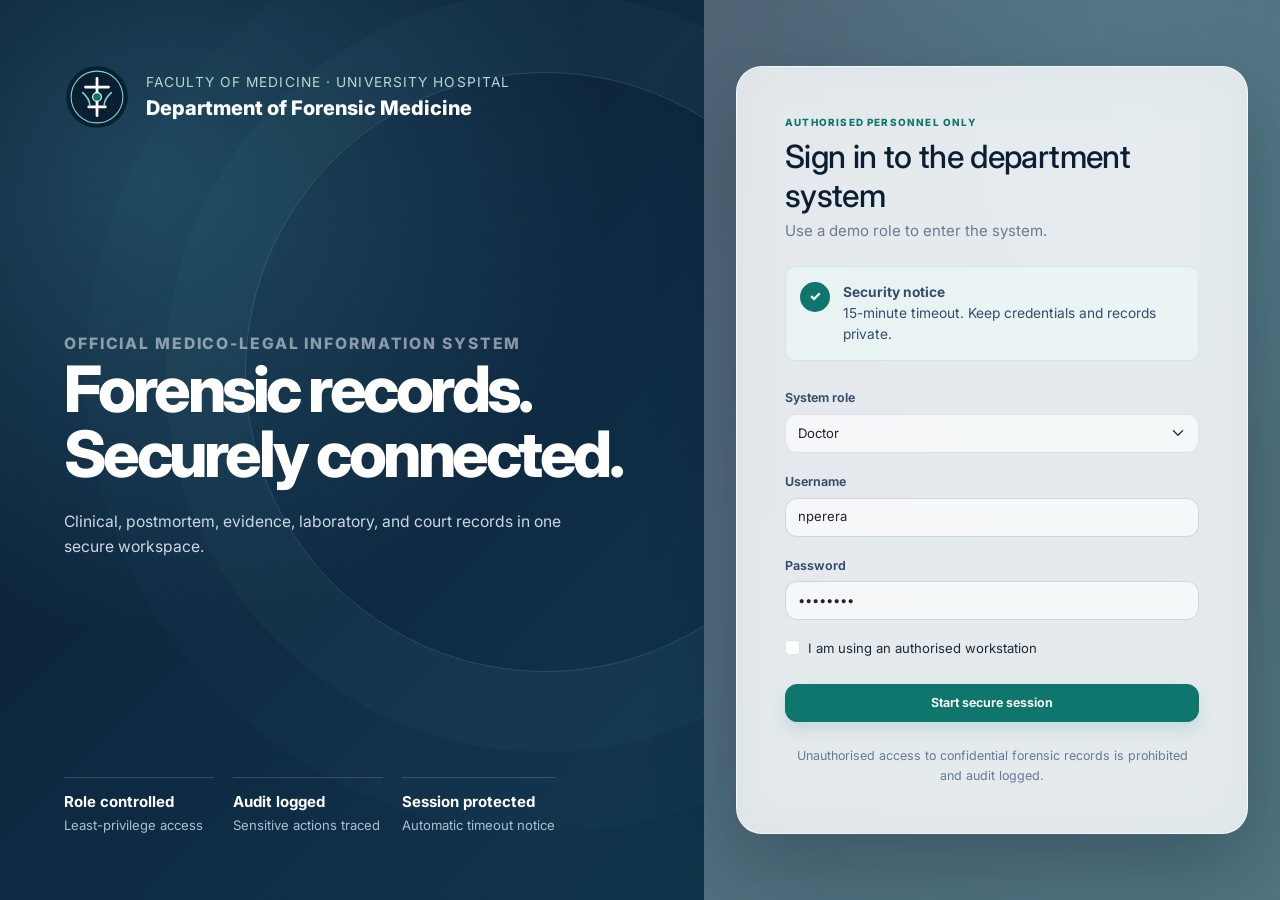
<file: forensic-medicine-frontend/index.html>
<!DOCTYPE html><html lang="en"><head>
<meta charset="UTF-8">
<meta name="viewport" content="width=device-width,initial-scale=1.0">
<meta name="referrer" content="no-referrer">
<link rel="preconnect" href="https://fonts.googleapis.com">
<link rel="preconnect" href="https://fonts.gstatic.com" crossorigin>
<link href="https://fonts.googleapis.com/css2?family=Inter:wght@400;500;600;700;800&family=Source+Sans+3:wght@400;600;700&display=swap" rel="stylesheet">
<link href="https://cdn.jsdelivr.net/npm/bootstrap@5.3.3/dist/css/bootstrap.min.css" rel="stylesheet">
<title>Secure Login | Forensic Medicine Department Database</title><link rel="stylesheet" href="css/styles.css"></head>
<body class="login-page"><div class="login-layout">
<section class="login-hero">
  <div class="letterhead-brand"><img src="assets/logo-mark.svg" alt=""><div><span>Faculty of Medicine · University Hospital</span><strong>Department of Forensic Medicine</strong></div></div>
  <div class="login-copy"><p class="eyebrow text-white-50">Official medico-legal information system</p><h1>Forensic records.<br>Securely connected.</h1><p>Clinical, postmortem, evidence, laboratory, and court records in one secure workspace.</p></div>
  <div class="login-trust-strip"><div class="trust-item"><strong>Role controlled</strong><span>Least-privilege access</span></div><div class="trust-item"><strong>Audit logged</strong><span>Sensitive actions traced</span></div><div class="trust-item"><strong>Session protected</strong><span>Automatic timeout notice</span></div></div>
</section>
<section class="login-panel"><div class="login-card">
  <div class="mb-4"><p class="eyebrow">Authorised personnel only</p><h2 class="mt-2 mb-1">Sign in to the department system</h2><p class="text-muted mb-0">Use a demo role to enter the system.</p></div>
  <div class="security-notice mb-4"><span class="security-shield">✓</span><div><strong>Security notice</strong><br>15-minute timeout. Keep credentials and records private.</div></div>
  <form id="loginForm" class="needs-validation" novalidate autocomplete="off">
    <div class="mb-3"><label class="form-label" for="loginRole">System role</label><select id="loginRole" class="form-select" required><option>Doctor</option><option>JMO</option><option>Lab Technician</option><option>Clerical Officer</option><option>Admin</option></select></div>
    <div class="mb-3"><label class="form-label" for="username">Username</label><input id="username" class="form-control" required autocomplete="off"></div>
    <div class="mb-3"><label class="form-label" for="password">Password</label><input id="password" type="password" class="form-control" required minlength="8" autocomplete="new-password"></div>
    <div class="form-check mb-4"><input class="form-check-input" type="checkbox" id="confirmPrivate"><label class="form-check-label small" for="confirmPrivate">I am using an authorised workstation</label></div>
    <button class="btn btn-primary w-100" type="submit">Start secure session</button>
  </form><p class="login-footer-note mt-4 mb-0">Unauthorised access to confidential forensic records is prohibited and audit logged.</p>
</div></section></div>
<script src="https://cdn.jsdelivr.net/npm/bootstrap@5.3.3/dist/js/bootstrap.bundle.min.js"></script><script src="js/auth.js"></script></body></html>
</file>
<file: forensic-medicine-frontend/css/styles.css>
:root {
  --navy-950:#071625;--navy-900:#0b1f33;--navy-800:#13324d;--slate-700:#334e68;--slate-600:#486581;--slate-500:#627d98;
  --slate-300:#bcccdc;--slate-200:#d9e2ec;--slate-100:#eef3f7;--slate-50:#f7f9fb;--teal-700:#0f766e;--teal-600:#128277;
  --teal-500:#15998b;--teal-100:#d9f3ef;--teal-50:#edf9f7;--amber-700:#b45309;--amber-600:#d97706;--amber-100:#fef3c7;
  --red-700:#9f1d20;--red-600:#b42318;--red-100:#fee4e2;--green-700:#157347;--green-100:#dcfce7;--ink:#1f2933;--muted:#6b7c8f;
  --white:#fff;--sidebar-width:286px;--topbar-height:86px;--radius-md:14px;--shadow-sm:0 8px 24px rgba(7,22,37,.06);--shadow-md:0 18px 50px rgba(7,22,37,.12);
}
*{box-sizing:border-box}html{scroll-behavior:smooth}body{margin:0;color:var(--ink);background:var(--slate-50);font-family:Inter,"Source Sans 3","Segoe UI",Arial,sans-serif;font-size:15px;line-height:1.55}
a{color:var(--teal-700)}h1,h2,h3,h4,h5,h6{color:var(--navy-900);letter-spacing:-.02em}.eyebrow{margin:0;color:var(--teal-700);font-size:.72rem;font-weight:800;letter-spacing:.14em;text-transform:uppercase}
.text-muted{color:var(--muted)!important}.form-control,.form-select{border-color:var(--slate-300);border-radius:9px;min-height:42px}.form-control:focus,.form-select:focus{border-color:var(--teal-600);box-shadow:0 0 0 .2rem rgba(18,130,119,.13)}
.form-label{color:var(--slate-700);font-weight:650;margin-bottom:.4rem}.btn{border-radius:9px;font-weight:650;min-height:40px;padding:.55rem .95rem}.btn-primary{--bs-btn-bg:var(--teal-700);--bs-btn-border-color:var(--teal-700);--bs-btn-hover-bg:#0d655f;--bs-btn-hover-border-color:#0d655f}
.btn-outline-primary{--bs-btn-color:var(--teal-700);--bs-btn-border-color:var(--teal-700);--bs-btn-hover-bg:var(--teal-700);--bs-btn-hover-border-color:var(--teal-700)}.btn-official{background:var(--navy-900);color:#fff;border-color:var(--navy-900)}.btn-official:hover{background:var(--navy-800);color:#fff}

/* Login */
.login-page{min-height:100vh;background:linear-gradient(115deg,rgba(7,22,37,.97),rgba(11,31,51,.88)),radial-gradient(circle at 80% 20%,rgba(21,153,139,.28),transparent 35%)}
.login-layout{display:grid;grid-template-columns:1.1fr .9fr;min-height:100vh}.login-hero{position:relative;display:flex;flex-direction:column;justify-content:space-between;padding:clamp(2rem,5vw,5.5rem);color:#fff;overflow:hidden}
.login-hero:after{content:"";position:absolute;inset:8% -20% auto auto;width:600px;height:600px;border:1px solid rgba(125,211,199,.2);border-radius:50%;box-shadow:0 0 0 80px rgba(125,211,199,.03),0 0 0 160px rgba(125,211,199,.02)}
.letterhead-brand{position:relative;z-index:1;display:flex;gap:1rem;align-items:center}.letterhead-brand img{width:66px;height:66px}.letterhead-brand strong{display:block;font-family:Georgia,serif;font-size:1.25rem}.letterhead-brand span{color:#b8d6d1;font-size:.86rem;letter-spacing:.08em;text-transform:uppercase}
.login-copy{position:relative;z-index:1;max-width:680px}.login-copy h1{color:#fff;font-family:Georgia,"Times New Roman",serif;font-size:clamp(2.5rem,6vw,5.2rem);line-height:1.02;margin-bottom:1.5rem}.login-copy p{max-width:600px;color:#cbd8e4;font-size:1.08rem}
.login-trust-strip{display:flex;gap:1.2rem;flex-wrap:wrap;position:relative;z-index:1}.trust-item{border-top:1px solid rgba(255,255,255,.16);padding-top:.75rem;min-width:150px}.trust-item strong{display:block;color:#fff}.trust-item span{color:#aac0d2;font-size:.82rem}
.login-panel{display:grid;place-items:center;padding:2rem;background:#f6f8fa}.login-card{width:min(100%,520px);background:#fff;border:1px solid var(--slate-200);border-radius:20px;padding:clamp(1.6rem,4vw,3rem);box-shadow:var(--shadow-md)}
.security-notice{display:flex;gap:.8rem;padding:.9rem;border-radius:10px;background:var(--teal-50);color:var(--slate-700);font-size:.86rem}.security-shield{display:grid;place-items:center;flex:0 0 auto;width:30px;height:30px;border-radius:50%;background:var(--teal-700);color:#fff;font-weight:800}.login-footer-note{color:var(--slate-500);font-size:.78rem;text-align:center}

/* Shell */
.sidebar{position:fixed;z-index:1040;inset:0 auto 0 0;width:var(--sidebar-width);display:flex;flex-direction:column;color:#dbe7f0;background:linear-gradient(180deg,rgba(11,31,51,.98),rgba(7,22,37,.99));border-right:1px solid rgba(255,255,255,.08)}
.sidebar-brand{display:flex;gap:.85rem;align-items:center;padding:1.45rem 1.2rem 1.1rem}.brand-mark{width:48px;height:48px}.sidebar-brand strong{display:block;color:#fff;font-family:Georgia,serif;font-size:1rem}.sidebar-brand small{display:block;color:#9db2c3;font-size:.72rem}.brand-kicker{display:block;color:#79c8bd;font-size:.63rem;letter-spacing:.12em;text-transform:uppercase}
.security-classification{display:flex;align-items:center;gap:.5rem;margin:0 1rem .9rem;padding:.65rem .75rem;border:1px solid rgba(125,211,199,.18);border-radius:8px;color:#b9d1dc;background:rgba(15,118,110,.1);font-size:.73rem;text-transform:uppercase;letter-spacing:.05em}
.security-dot{width:8px;height:8px;border-radius:50%;background:#6ee7b7;box-shadow:0 0 0 4px rgba(110,231,183,.1)}.sidebar-nav{overflow-y:auto;padding:.3rem .7rem 1rem}.nav-entry{display:flex;align-items:center;gap:.8rem;color:#c8d5e0;text-decoration:none;border-radius:9px;margin:.15rem 0;padding:.72rem .8rem;font-size:.88rem;font-weight:560;transition:.18s ease}
.nav-entry:hover{background:rgba(255,255,255,.06);color:#fff}.nav-entry.active{color:#fff;background:linear-gradient(90deg,rgba(21,153,139,.34),rgba(21,153,139,.12));box-shadow:inset 3px 0 0 #62d2c4}
.nav-icon{display:grid;place-items:center;width:29px;height:29px;border:1px solid rgba(255,255,255,.14);border-radius:7px;color:#8fe0d4;font-size:.68rem;font-weight:800}.sidebar-footer{margin-top:auto;padding:1rem;border-top:1px solid rgba(255,255,255,.07)}
.department-chip{margin-bottom:.8rem}.department-chip span{display:block;color:#7993a8;font-size:.65rem;letter-spacing:.1em;text-transform:uppercase}.department-chip strong{color:#dbe7f0;font-size:.82rem}.sidebar-logout{width:100%;border:1px solid rgba(255,255,255,.16);border-radius:8px;padding:.65rem;color:#dbe7f0;background:transparent}
.main-panel{margin-left:var(--sidebar-width);min-height:100vh}.topbar{position:sticky;z-index:1020;top:0;min-height:var(--topbar-height);display:flex;justify-content:space-between;align-items:center;gap:1rem;padding:.9rem 1.5rem;background:rgba(255,255,255,.94);backdrop-filter:blur(12px);border-bottom:1px solid var(--slate-200)}
.topbar-left{display:flex;align-items:center;gap:.9rem}.topbar-left h1{margin:.1rem 0 0;font-size:1.32rem;font-weight:750}.mobile-menu-button{display:none;width:42px;height:42px;border:1px solid var(--slate-200);border-radius:9px;background:#fff}
.topbar-actions{display:flex;align-items:center;gap:.8rem}.session-timer{display:flex;align-items:center;gap:.45rem;color:var(--slate-600);font-size:.78rem}.session-pulse{width:8px;height:8px;border-radius:50%;background:var(--teal-500);box-shadow:0 0 0 4px var(--teal-100)}
.role-switcher{display:flex;align-items:center;gap:.45rem}.role-switcher label{color:var(--slate-500);font-size:.72rem}.role-switcher .form-select{min-height:34px;width:150px}.profile-button{display:flex;align-items:center;gap:.65rem;border:1px solid var(--slate-200);background:#fff;border-radius:11px;padding:.45rem .6rem}
.profile-avatar{display:grid;place-items:center;width:35px;height:35px;border-radius:50%;color:#fff;background:var(--navy-900);font-size:.74rem;font-weight:800}.profile-copy{text-align:left;line-height:1.2}.profile-copy strong{display:block;color:var(--navy-900);font-size:.8rem}.profile-copy small{color:var(--slate-500);font-size:.7rem}
.content-area{padding:1.5rem}.sidebar-scrim{display:none}

.page-heading{display:flex;justify-content:space-between;align-items:flex-end;gap:1rem;margin-bottom:1.25rem}.page-heading h2{margin:.15rem 0;font-size:1.7rem}.page-heading p{margin:0;color:var(--muted);max-width:760px}
.official-card{background:#fff;border:1px solid var(--slate-200);border-radius:var(--radius-md);box-shadow:var(--shadow-sm)}.official-card .card-header{background:transparent;border-bottom:1px solid var(--slate-200);padding:1rem 1.15rem}.official-card .card-body{padding:1.15rem}
.card-title-row{display:flex;align-items:center;justify-content:space-between;gap:1rem}.card-title-row h3,.card-title-row h4{margin:0;font-size:1rem}.section-heading{font-size:1rem;font-weight:750;margin-bottom:1rem}
.metric-card{position:relative;min-height:142px;overflow:hidden;padding:1.05rem;background:#fff;border:1px solid var(--slate-200);border-radius:14px;box-shadow:var(--shadow-sm)}.metric-card:after{content:"";position:absolute;width:90px;height:90px;right:-28px;top:-28px;border-radius:50%;background:var(--teal-50)}
.metric-card.warning:after{background:var(--amber-100)}.metric-card.danger:after{background:var(--red-100)}.metric-card p{margin:0;color:var(--slate-500);font-size:.78rem;font-weight:700;letter-spacing:.04em;text-transform:uppercase}.metric-card strong{display:block;color:var(--navy-900);font-size:2rem;margin-top:.35rem}
.metric-meta{display:flex;align-items:center;gap:.4rem;color:var(--slate-500);font-size:.75rem;margin-top:.6rem}.metric-icon{position:absolute;z-index:1;right:1rem;top:1rem;display:grid;place-items:center;width:40px;height:40px;border-radius:12px;color:var(--teal-700);background:var(--teal-100);font-weight:800}.warning .metric-icon{color:var(--amber-700);background:var(--amber-100)}.danger .metric-icon{color:var(--red-700);background:var(--red-100)}
.alert-strip{display:flex;align-items:center;justify-content:space-between;gap:1rem;margin-bottom:1rem;padding:.9rem 1rem;border-left:4px solid var(--amber-600);border-radius:9px;background:var(--amber-100)}.alert-strip strong{color:#7c3f06}.alert-strip span{color:#80500d;font-size:.86rem}
.table{--bs-table-bg:transparent;margin-bottom:0}.table thead th{color:var(--slate-600);background:var(--slate-50);border-bottom-color:var(--slate-200);font-size:.72rem;letter-spacing:.05em;text-transform:uppercase;white-space:nowrap}.table tbody td{color:#34495e;border-bottom-color:var(--slate-100);vertical-align:middle}.table tbody tr:hover{background:#fbfcfd}.empty-state{padding:2.5rem!important;color:var(--slate-500)!important;text-align:center}
.case-seal{display:inline-flex;align-items:center;justify-content:center;min-height:28px;padding:.25rem .6rem;border:1px double currentColor;border-radius:999px;font-size:.7rem;font-weight:800;letter-spacing:.04em;text-transform:uppercase;background:#fff}.status-success{color:var(--green-700);background:var(--green-100)}.status-warning{color:var(--amber-700);background:var(--amber-100)}.status-danger{color:var(--red-700);background:var(--red-100)}.status-neutral{color:var(--slate-600);background:var(--slate-100)}
.filter-bar{display:flex;align-items:end;gap:.75rem;flex-wrap:wrap;padding:1rem;background:#fff;border:1px solid var(--slate-200);border-radius:12px;margin-bottom:1rem}.filter-field{min-width:170px;flex:1 1 170px}.filter-bar label{display:block;color:var(--slate-500);font-size:.7rem;font-weight:750;letter-spacing:.05em;text-transform:uppercase;margin-bottom:.32rem}.search-control{position:relative}.search-control input{padding-left:2.25rem}.search-control:before{content:"⌕";position:absolute;z-index:2;left:.8rem;bottom:.55rem;color:var(--slate-500);font-size:1.1rem}
.record-id{color:var(--teal-700);font-family:"SFMono-Regular",Consolas,monospace;font-weight:750}.mono{font-family:"SFMono-Regular",Consolas,monospace}
.timeline{position:relative;margin:0;padding:0 0 0 1.8rem;list-style:none}.timeline:before{content:"";position:absolute;left:.55rem;top:.3rem;bottom:.3rem;width:2px;background:var(--slate-200)}.timeline-item{position:relative;padding:0 0 1.2rem .45rem}.timeline-item:before{content:"";position:absolute;left:-1.62rem;top:.24rem;width:12px;height:12px;border:3px solid #fff;border-radius:50%;background:var(--teal-600);box-shadow:0 0 0 2px var(--teal-100)}.timeline-item:last-child{padding-bottom:0}.timeline-item strong{display:block;color:var(--navy-900);font-size:.86rem}.timeline-item span{color:var(--slate-500);font-size:.76rem}
.step-tracker{display:grid;grid-template-columns:repeat(4,1fr);gap:.5rem}.step{padding:.8rem;border:1px solid var(--slate-200);border-radius:9px;background:#fff}.step.done{border-color:#a7e3da;background:var(--teal-50)}.step.current{border-color:#f2c96d;background:#fffbeb}.step small{display:block;color:var(--slate-500)}.step strong{color:var(--navy-900);font-size:.82rem}
.body-selector{display:grid;grid-template-columns:260px 1fr;gap:1.25rem;align-items:start}.body-map{padding:1rem;border:1px solid var(--slate-200);border-radius:14px;background:linear-gradient(#fff,#f7fafc)}.body-map svg{width:100%;height:470px}.body-region{cursor:pointer;fill:#d8e2ea;stroke:#486581;stroke-width:2;transition:.16s ease}.body-region:hover,.body-region.selected{fill:#9de0d7;stroke:#0f766e;filter:drop-shadow(0 3px 4px rgba(15,118,110,.15))}.body-map-legend{color:var(--slate-500);font-size:.74rem;text-align:center}
.official-modal{border:0;border-radius:16px;overflow:hidden}.official-modal .modal-header{border-bottom-color:var(--slate-200);background:var(--slate-50)}.official-modal .modal-footer{border-top-color:var(--slate-200)}.qr-frame{display:inline-block;padding:1rem;background:#fff;border:8px double var(--navy-900);border-radius:12px}.qr-frame img,.qr-frame canvas{display:block}
.toast-dot{width:10px;height:10px;border-radius:50%;margin-right:.5rem}.toast-success{background:var(--green-700)}.toast-warning{background:var(--amber-600)}.toast-danger{background:var(--red-600)}
.report-paper{position:relative;min-height:900px;padding:3.2rem 3.6rem;background:#fff;border:1px solid #cbd5df;box-shadow:0 20px 50px rgba(7,22,37,.14);font-family:Georgia,"Times New Roman",serif}.report-watermark{position:absolute;inset:47% auto auto 50%;transform:translate(-50%,-50%) rotate(-28deg);color:rgba(11,31,51,.045);font-size:5rem;font-weight:800;white-space:nowrap}.report-letterhead{display:grid;grid-template-columns:72px 1fr 72px;align-items:center;gap:1rem;padding-bottom:1rem;border-bottom:4px double var(--navy-900);text-align:center}.report-letterhead img{width:68px}.report-letterhead h2{font-family:Georgia,serif;font-size:1.25rem;margin:0}.report-letterhead p{margin:.15rem 0 0;font-size:.82rem}.letterhead-seal{width:66px;height:66px;display:grid;place-items:center;border:3px double var(--navy-900);border-radius:50%;font-size:.58rem;font-weight:800;text-align:center}
.report-title{margin:1.5rem 0;text-align:center;text-transform:uppercase;text-decoration:underline;font-size:1.15rem;letter-spacing:.08em}.report-grid{display:grid;grid-template-columns:1fr 1fr;gap:.55rem 1.4rem;font-size:.9rem}.report-field{display:flex;gap:.4rem;border-bottom:1px dotted #777;padding:.25rem 0}.report-field strong{min-width:130px}.report-section{margin-top:1.4rem}.report-section h4{color:#111;font-size:.95rem;text-transform:uppercase;letter-spacing:.05em;border-bottom:1px solid #111;padding-bottom:.3rem}.report-section p{font-size:.92rem;text-align:justify}.signature-row{display:flex;justify-content:space-between;align-items:flex-end;margin-top:4rem}.signature-block{width:230px;border-top:1px solid #111;padding-top:.4rem;text-align:center;font-size:.8rem}
.permission-table td,.permission-table th{text-align:center}.permission-table td:first-child,.permission-table th:first-child{text-align:left}.permission-select{min-width:105px}.audit-flag{display:inline-flex;align-items:center;gap:.35rem;padding:.2rem .5rem;border-radius:999px;color:var(--red-700);background:var(--red-100);font-size:.68rem;font-weight:800}.audit-safe{color:var(--slate-500);font-size:.72rem}
.code-diff{min-height:170px;padding:.85rem;border-radius:10px;color:#dce7ef;background:#0d2032;font-family:"SFMono-Regular",Consolas,monospace;font-size:.75rem;overflow:auto;white-space:pre-wrap}.diff-before{border-left:4px solid #db6b63}.diff-after{border-left:4px solid #49b7a9}
.stat-inline{display:flex;gap:1rem;flex-wrap:wrap}.stat-pill{flex:1 1 140px;padding:.8rem;border:1px solid var(--slate-200);border-radius:10px;background:var(--slate-50)}.stat-pill span{display:block;color:var(--slate-500);font-size:.72rem;text-transform:uppercase;letter-spacing:.04em}.stat-pill strong{color:var(--navy-900);font-size:1.35rem}
.public-trace-page{min-height:100vh;background:#eef3f7}.public-header{background:var(--navy-900);color:#fff;border-bottom:5px solid var(--teal-600)}.public-header-inner{width:min(1100px,calc(100% - 2rem));margin:auto;display:flex;align-items:center;justify-content:space-between;gap:1rem;padding:1rem 0}.public-brand{display:flex;gap:.8rem;align-items:center}.public-brand img{width:54px;height:54px}.public-brand strong{display:block;font-family:Georgia,serif}.public-brand span{color:#a8c1d3;font-size:.76rem}.readonly-chip{padding:.45rem .7rem;border:1px solid rgba(255,255,255,.25);border-radius:999px;color:#bdebe4;font-size:.72rem;text-transform:uppercase;letter-spacing:.08em}.trace-container{width:min(1100px,calc(100% - 2rem));margin:2rem auto}
@media(max-width:1199px){.role-switcher,.session-timer{display:none}.body-selector{grid-template-columns:220px 1fr}}@media(max-width:991px){.sidebar{transform:translateX(-100%);transition:transform .22s ease}.sidebar.open{transform:translateX(0)}.main-panel{margin-left:0}.mobile-menu-button{display:inline-grid;place-items:center}.sidebar-scrim{position:fixed;z-index:1030;inset:0;background:rgba(5,15,25,.52)}.sidebar-scrim.show{display:block}.login-layout{grid-template-columns:1fr}.login-hero{min-height:46vh}.step-tracker{grid-template-columns:repeat(2,1fr)}}@media(max-width:767px){.content-area{padding:1rem}.topbar{padding:.75rem 1rem;min-height:74px}.topbar-left h1{font-size:1.08rem}.profile-copy{display:none}.page-heading{align-items:stretch;flex-direction:column}.body-selector{grid-template-columns:1fr}.body-map svg{height:380px}.report-paper{padding:1.4rem;min-height:0}.report-letterhead{grid-template-columns:54px 1fr}.letterhead-seal{display:none}.report-grid{grid-template-columns:1fr}.login-trust-strip{display:none}.filter-bar{align-items:stretch}}@media(max-width:520px){.profile-button{padding:.35rem}.page-heading h2{font-size:1.35rem}.step-tracker{grid-template-columns:1fr}}


/* Glass redesign v2 */
:root{
  --sidebar-width:248px;
  --topbar-height:76px;
  --radius-md:20px;
  --glass-bg:rgba(255,255,255,.68);
  --glass-bg-strong:rgba(255,255,255,.84);
  --glass-border:rgba(255,255,255,.74);
  --glass-shadow:0 18px 45px rgba(36,65,93,.10);
  --glass-shadow-soft:0 10px 28px rgba(36,65,93,.075);
}
body:not(.login-page):not(.public-trace-page){
  min-height:100vh;
  background:
    radial-gradient(circle at 10% 8%,rgba(95,170,207,.20),transparent 32%),
    radial-gradient(circle at 92% 6%,rgba(91,193,176,.16),transparent 30%),
    radial-gradient(circle at 75% 90%,rgba(132,151,224,.12),transparent 36%),
    linear-gradient(135deg,#edf4fa 0%,#f5f8fb 48%,#edf7f5 100%);
  background-attachment:fixed;
}
body:not(.login-page):not(.public-trace-page)::before,
body:not(.login-page):not(.public-trace-page)::after{
  content:"";position:fixed;z-index:-1;border-radius:999px;filter:blur(2px);pointer-events:none;
}
body:not(.login-page):not(.public-trace-page)::before{width:260px;height:260px;left:20%;top:12%;background:rgba(255,255,255,.28)}
body:not(.login-page):not(.public-trace-page)::after{width:320px;height:320px;right:4%;bottom:4%;background:rgba(84,164,176,.08)}

/* Shell */
.sidebar{
  top:14px;bottom:14px;left:14px;height:auto;width:var(--sidebar-width);
  color:var(--slate-700);
  background:rgba(248,251,253,.76);
  -webkit-backdrop-filter:blur(24px) saturate(145%);backdrop-filter:blur(24px) saturate(145%);
  border:1px solid var(--glass-border);border-radius:24px;
  box-shadow:var(--glass-shadow);
  overflow:hidden;
}
.sidebar-brand{padding:1.15rem 1rem .8rem}.brand-mark{width:42px;height:42px;filter:drop-shadow(0 8px 14px rgba(11,31,51,.12))}
.sidebar-brand strong{color:var(--navy-900);font-family:Inter,"Segoe UI",sans-serif;font-size:.93rem;font-weight:800}
.sidebar-brand small{color:var(--slate-500);font-size:.68rem}.brand-kicker{color:var(--teal-700);font-size:.58rem;font-weight:800}
.security-classification{margin:0 .85rem .65rem;padding:.48rem .65rem;border-color:rgba(15,118,110,.12);border-radius:12px;color:var(--teal-700);background:rgba(217,243,239,.54);font-size:.64rem;font-weight:750}
.security-dot{width:7px;height:7px;background:var(--teal-500);box-shadow:0 0 0 4px rgba(21,153,139,.10)}
.sidebar-nav{padding:.15rem .65rem .85rem}.nav-entry{gap:.68rem;color:var(--slate-600);border-radius:13px;margin:.12rem 0;padding:.58rem .65rem;font-size:.81rem;font-weight:650}
.nav-entry:hover{color:var(--navy-900);background:rgba(255,255,255,.7);box-shadow:0 6px 18px rgba(50,76,99,.06)}
.nav-entry.active{color:var(--navy-900);background:linear-gradient(135deg,rgba(255,255,255,.92),rgba(221,243,240,.82));box-shadow:0 10px 24px rgba(51,87,108,.10),inset 0 0 0 1px rgba(255,255,255,.84)}
.nav-entry.active::before{content:"";width:3px;height:22px;border-radius:99px;background:linear-gradient(var(--teal-500),var(--navy-800));margin-left:-.28rem}
.nav-icon{width:31px;height:31px;border:1px solid rgba(72,101,129,.10);border-radius:10px;color:var(--navy-800);background:rgba(255,255,255,.64);font-size:0;box-shadow:inset 0 1px 0 rgba(255,255,255,.8)}
.nav-icon svg{width:16px;height:16px;stroke:currentColor;stroke-width:1.8;fill:none;stroke-linecap:round;stroke-linejoin:round}
.sidebar-footer{padding:.85rem;border-top:1px solid rgba(72,101,129,.08)}.department-chip{margin-bottom:.6rem}.department-chip span{color:var(--slate-500);font-size:.58rem}.department-chip strong{color:var(--navy-900);font-size:.74rem}
.sidebar-logout{border-color:rgba(72,101,129,.12);border-radius:12px;padding:.55rem;color:var(--slate-600);background:rgba(255,255,255,.58);font-size:.78rem;font-weight:700}.sidebar-logout:hover{color:var(--navy-900);background:#fff}
.main-panel{margin-left:calc(var(--sidebar-width) + 28px);padding-top:1px}
.topbar{top:14px;margin:13px 18px 0;min-height:var(--topbar-height);padding:.72rem 1rem;background:rgba(255,255,255,.68);-webkit-backdrop-filter:blur(22px) saturate(145%);backdrop-filter:blur(22px) saturate(145%);border:1px solid var(--glass-border);border-radius:20px;box-shadow:var(--glass-shadow-soft)}
.topbar-left h1{margin:.05rem 0 0;font-size:1.15rem;font-weight:800}.eyebrow{font-size:.62rem;letter-spacing:.12em}
.mobile-menu-button{border-color:rgba(72,101,129,.12);border-radius:12px;background:rgba(255,255,255,.7)}
.topbar-actions{gap:.55rem}.session-timer{padding:.42rem .62rem;border-radius:999px;background:rgba(255,255,255,.56);font-size:.7rem}.session-pulse{width:7px;height:7px}
.role-switcher{padding:.28rem .35rem .28rem .55rem;border:1px solid rgba(72,101,129,.10);border-radius:13px;background:rgba(255,255,255,.52)}.role-switcher label{font-size:.64rem}.role-switcher .form-select{min-height:31px;width:135px;border:0;background-color:transparent;font-size:.72rem;box-shadow:none}
.profile-button{gap:.55rem;border-color:rgba(72,101,129,.10);background:rgba(255,255,255,.68);border-radius:14px;padding:.38rem .5rem;box-shadow:inset 0 1px 0 rgba(255,255,255,.8)}
.profile-avatar{width:33px;height:33px;background:linear-gradient(145deg,var(--navy-900),var(--teal-700));font-size:.67rem}.profile-copy strong{font-size:.75rem}.profile-copy small{font-size:.64rem}
.content-area{padding:1.25rem 1.15rem 2rem}

/* General glass components */
.page-heading{align-items:center;margin:.2rem 0 1rem;padding:.35rem .25rem}.page-heading h2{margin:.08rem 0;font-size:1.48rem;font-weight:800}.page-heading p:not(.eyebrow){max-width:54ch;font-size:.84rem;line-height:1.4}.page-heading>div:last-child,.page-heading>.d-flex{flex-wrap:wrap}
.official-card,.metric-card,.filter-bar,.stat-pill,.step,.body-map{
  background:var(--glass-bg);border:1px solid var(--glass-border);
  -webkit-backdrop-filter:blur(18px) saturate(135%);backdrop-filter:blur(18px) saturate(135%);
  box-shadow:var(--glass-shadow-soft);
}
.official-card{border-radius:20px;overflow:hidden}.official-card .card-header{padding:.82rem 1rem;border-bottom:1px solid rgba(72,101,129,.08);background:rgba(255,255,255,.22)}.official-card .card-body{padding:1rem}.card-title-row h3,.card-title-row h4{font-size:.9rem;font-weight:800}.card-title-row .small{font-size:.68rem}
.metric-card{min-height:126px;padding:.95rem;border-radius:19px;transition:transform .18s ease,box-shadow .18s ease}.metric-card:hover{transform:translateY(-2px);box-shadow:0 18px 34px rgba(36,65,93,.12)}
.metric-card::before{content:"";position:absolute;inset:auto -22px -34px auto;width:105px;height:105px;border-radius:50%;background:radial-gradient(circle,rgba(21,153,139,.16),rgba(21,153,139,0) 70%)}
.metric-card:after{width:72px;height:72px;right:-22px;top:-22px;background:rgba(217,243,239,.52)}.metric-card.warning:after{background:rgba(254,243,199,.66)}.metric-card.danger:after{background:rgba(254,228,226,.62)}
.metric-card p{font-size:.68rem;letter-spacing:.055em}.metric-card strong{font-size:1.8rem;margin-top:.28rem}.metric-meta{font-size:.7rem;margin-top:.42rem}.metric-icon{right:.85rem;top:.82rem;width:36px;height:36px;border-radius:11px;background:rgba(217,243,239,.72);font-size:.65rem}
.alert-strip{padding:.72rem .9rem;border-left:0;border:1px solid rgba(217,119,6,.15);border-radius:15px;background:rgba(254,243,199,.68);-webkit-backdrop-filter:blur(16px);backdrop-filter:blur(16px);box-shadow:var(--glass-shadow-soft)}.alert-strip strong,.alert-strip span{font-size:.78rem}.alert-strip .btn{min-height:34px;padding:.35rem .7rem}
.filter-bar{padding:.75rem;border-radius:17px;margin-bottom:1rem}.filter-bar label{font-size:.61rem}.filter-field{min-width:145px;flex-basis:145px}
.form-control,.form-select{min-height:39px;border-color:rgba(72,101,129,.14);border-radius:12px;background-color:rgba(255,255,255,.64);font-size:.82rem}.form-control:focus,.form-select:focus{background-color:rgba(255,255,255,.92)}.form-label{font-size:.78rem}
.btn{min-height:38px;border-radius:12px;font-size:.78rem;padding:.5rem .82rem}.btn-sm{min-height:32px;border-radius:10px;font-size:.7rem}.btn-primary{box-shadow:0 8px 16px rgba(15,118,110,.14)}.btn-official{background:linear-gradient(145deg,var(--navy-900),var(--navy-800));box-shadow:0 8px 18px rgba(11,31,51,.15)}
.table thead th{padding:.72rem .85rem;background:rgba(238,243,247,.46);border-bottom-color:rgba(72,101,129,.08);font-size:.63rem}.table tbody td{padding:.76rem .85rem;border-bottom-color:rgba(72,101,129,.065);font-size:.78rem}.table tbody tr:hover{background:rgba(255,255,255,.42)}
.case-seal{min-height:25px;padding:.18rem .5rem;border-width:1px;font-size:.62rem;background:rgba(255,255,255,.55)}.record-id{font-size:.76rem}
.section-heading{font-size:.9rem}.timeline-item strong{font-size:.8rem}.timeline-item span{font-size:.7rem}
.official-modal,.offcanvas{background:rgba(249,252,253,.94);-webkit-backdrop-filter:blur(22px);backdrop-filter:blur(22px)}.official-modal .modal-header{background:rgba(238,246,248,.62)}
.dropdown-menu{border:1px solid var(--glass-border);border-radius:14px;background:rgba(255,255,255,.88);-webkit-backdrop-filter:blur(18px);backdrop-filter:blur(18px);box-shadow:var(--glass-shadow)}

/* Dashboard */
.dashboard-heading h2{font-size:1.55rem}.dashboard-toolbar{display:flex;align-items:end;gap:.65rem;flex-wrap:wrap;margin-bottom:1rem}.dashboard-toolbar .filter-bar{flex:1;margin:0}.dashboard-toolbar .alert-strip{margin:0;flex:1 1 330px}
.chart-card .card-body{position:relative;min-height:300px}.chart-card.compact .card-body{min-height:245px}.chart-card canvas{max-height:100%!important}
.metric-trend{display:inline-flex;align-items:center;gap:.25rem;color:var(--teal-700);font-weight:700}.metric-card.warning .metric-trend{color:var(--amber-700)}.metric-card.danger .metric-trend{color:var(--red-700)}
.quick-chip{display:inline-flex;align-items:center;gap:.4rem;padding:.45rem .65rem;border:1px solid rgba(72,101,129,.10);border-radius:999px;color:var(--slate-600);background:rgba(255,255,255,.48);font-size:.68rem;font-weight:700;text-decoration:none}.quick-chip:hover{color:var(--navy-900);background:rgba(255,255,255,.78)}

/* Login: official glass, less text-heavy */
.login-page{background:radial-gradient(circle at 12% 20%,rgba(72,145,173,.34),transparent 34%),radial-gradient(circle at 88% 12%,rgba(21,153,139,.22),transparent 29%),linear-gradient(135deg,#081b2e,#102e48 55%,#0d3f4c)}
.login-panel{background:rgba(235,244,248,.30);-webkit-backdrop-filter:blur(18px);backdrop-filter:blur(18px)}.login-card{background:rgba(255,255,255,.80);border:1px solid rgba(255,255,255,.72);border-radius:26px;box-shadow:0 30px 80px rgba(3,16,28,.26);-webkit-backdrop-filter:blur(24px) saturate(135%);backdrop-filter:blur(24px) saturate(135%)}
.login-copy h1{font-family:Inter,"Segoe UI",sans-serif;font-size:clamp(2.5rem,5vw,4.7rem);font-weight:800;letter-spacing:-.055em}.login-copy p{max-width:520px;font-size:.98rem}.letterhead-brand strong{font-family:Inter,"Segoe UI",sans-serif;font-weight:800}
.security-notice{background:rgba(237,249,247,.66);border:1px solid rgba(15,118,110,.10)}

@media(max-width:1199px){.chart-card .card-body{min-height:270px}}
@media(max-width:991px){.sidebar{top:10px;bottom:10px;left:10px}.main-panel{margin-left:0}.topbar{top:10px;margin:10px 10px 0}.content-area{padding:1rem}.dashboard-toolbar{display:block}.dashboard-toolbar .filter-bar,.dashboard-toolbar .alert-strip{margin-bottom:.75rem}}
@media(max-width:767px){.topbar{border-radius:16px}.page-heading{padding:.15rem 0}.page-heading h2{font-size:1.3rem}.metric-card{min-height:116px}.chart-card .card-body,.chart-card.compact .card-body{min-height:235px}.alert-strip{align-items:flex-start;flex-direction:column}.login-copy h1{font-size:2.65rem}}
</file>
<file: forensic-medicine-frontend/css/print.css>
@media print{
  body{background:#fff!important}.sidebar,.topbar,.page-heading,.filter-bar,.btn,.modal-header,.modal-footer,.alert-strip{display:none!important}.main-panel{margin:0!important}.content-area{padding:0!important}.official-card{border:0!important;box-shadow:none!important}.report-paper{border:0!important;box-shadow:none!important;padding:15mm!important}.qr-frame{border-color:#000!important}
  body *{visibility:hidden}.report-paper,.report-paper *,#qrModal.show,#qrModal.show *{visibility:visible}.report-paper,#qrModal.show{position:absolute;left:0;top:0;width:100%}
}
</file>
